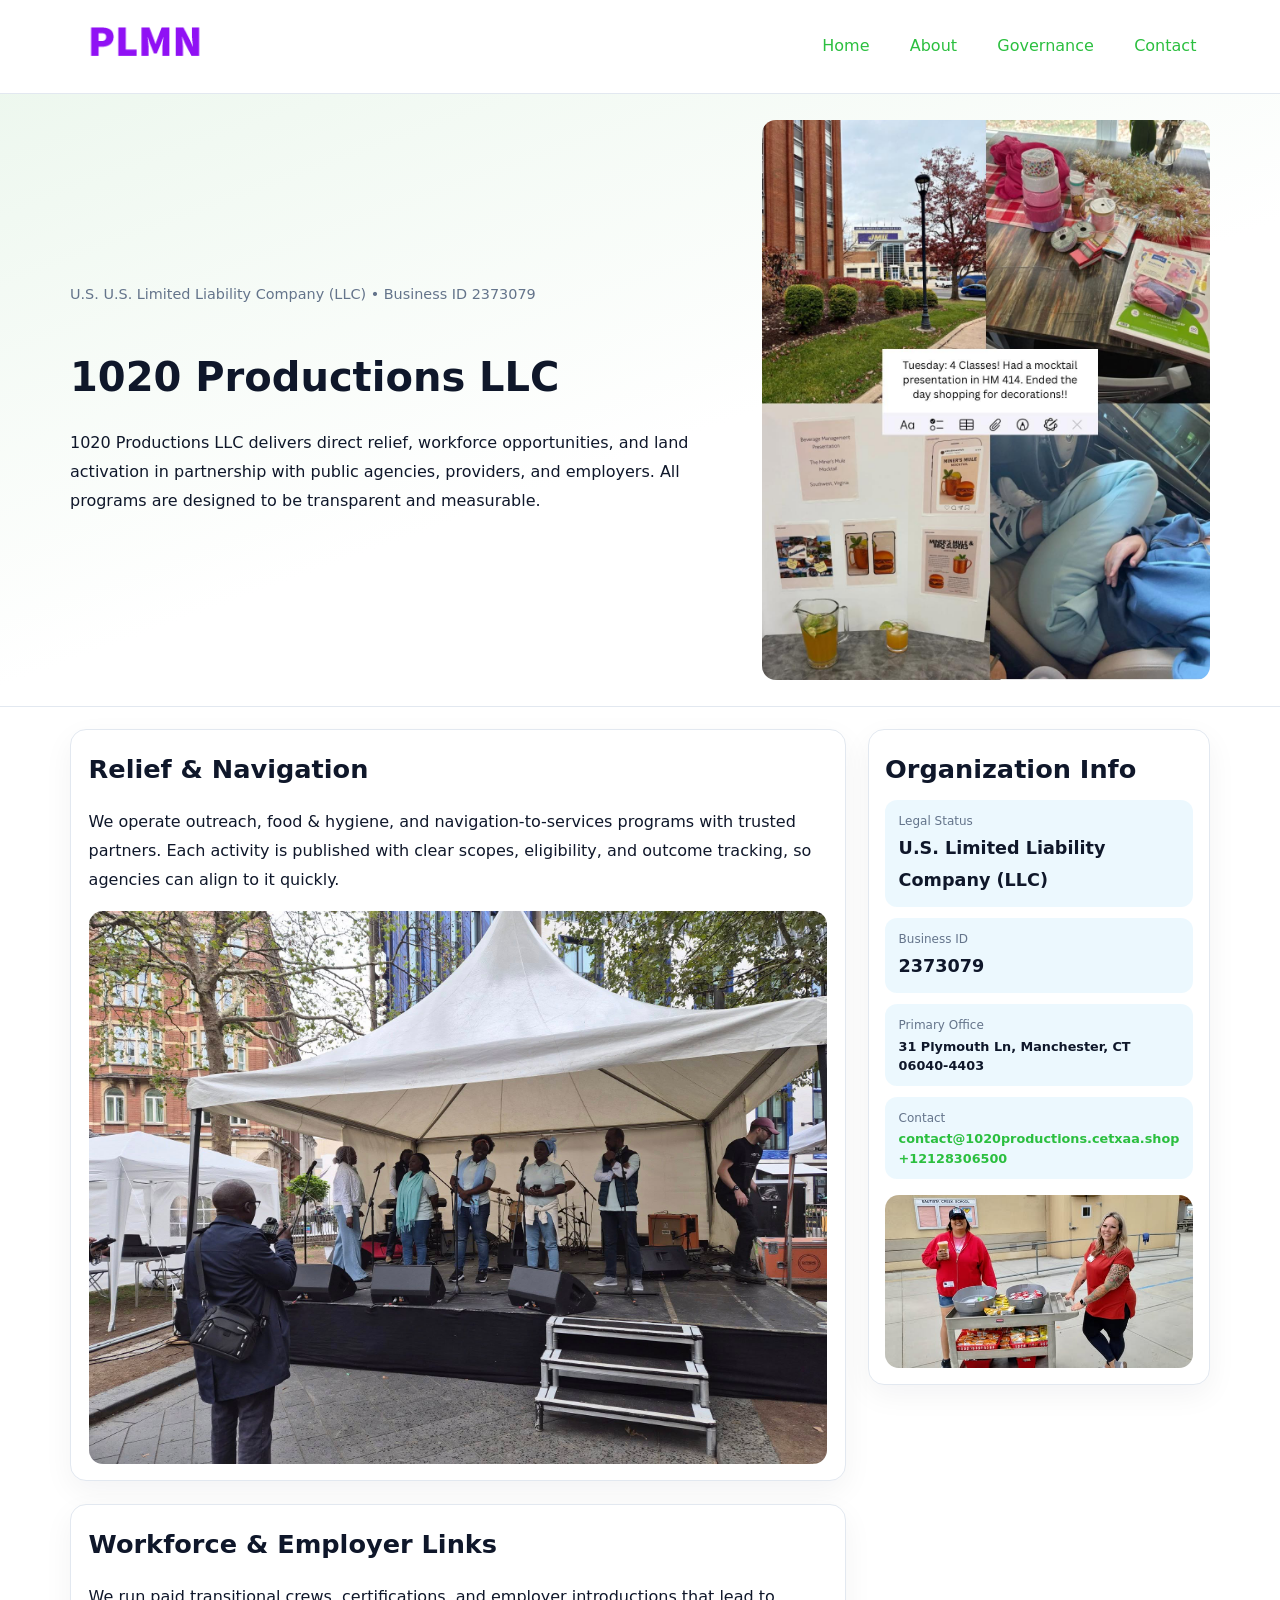
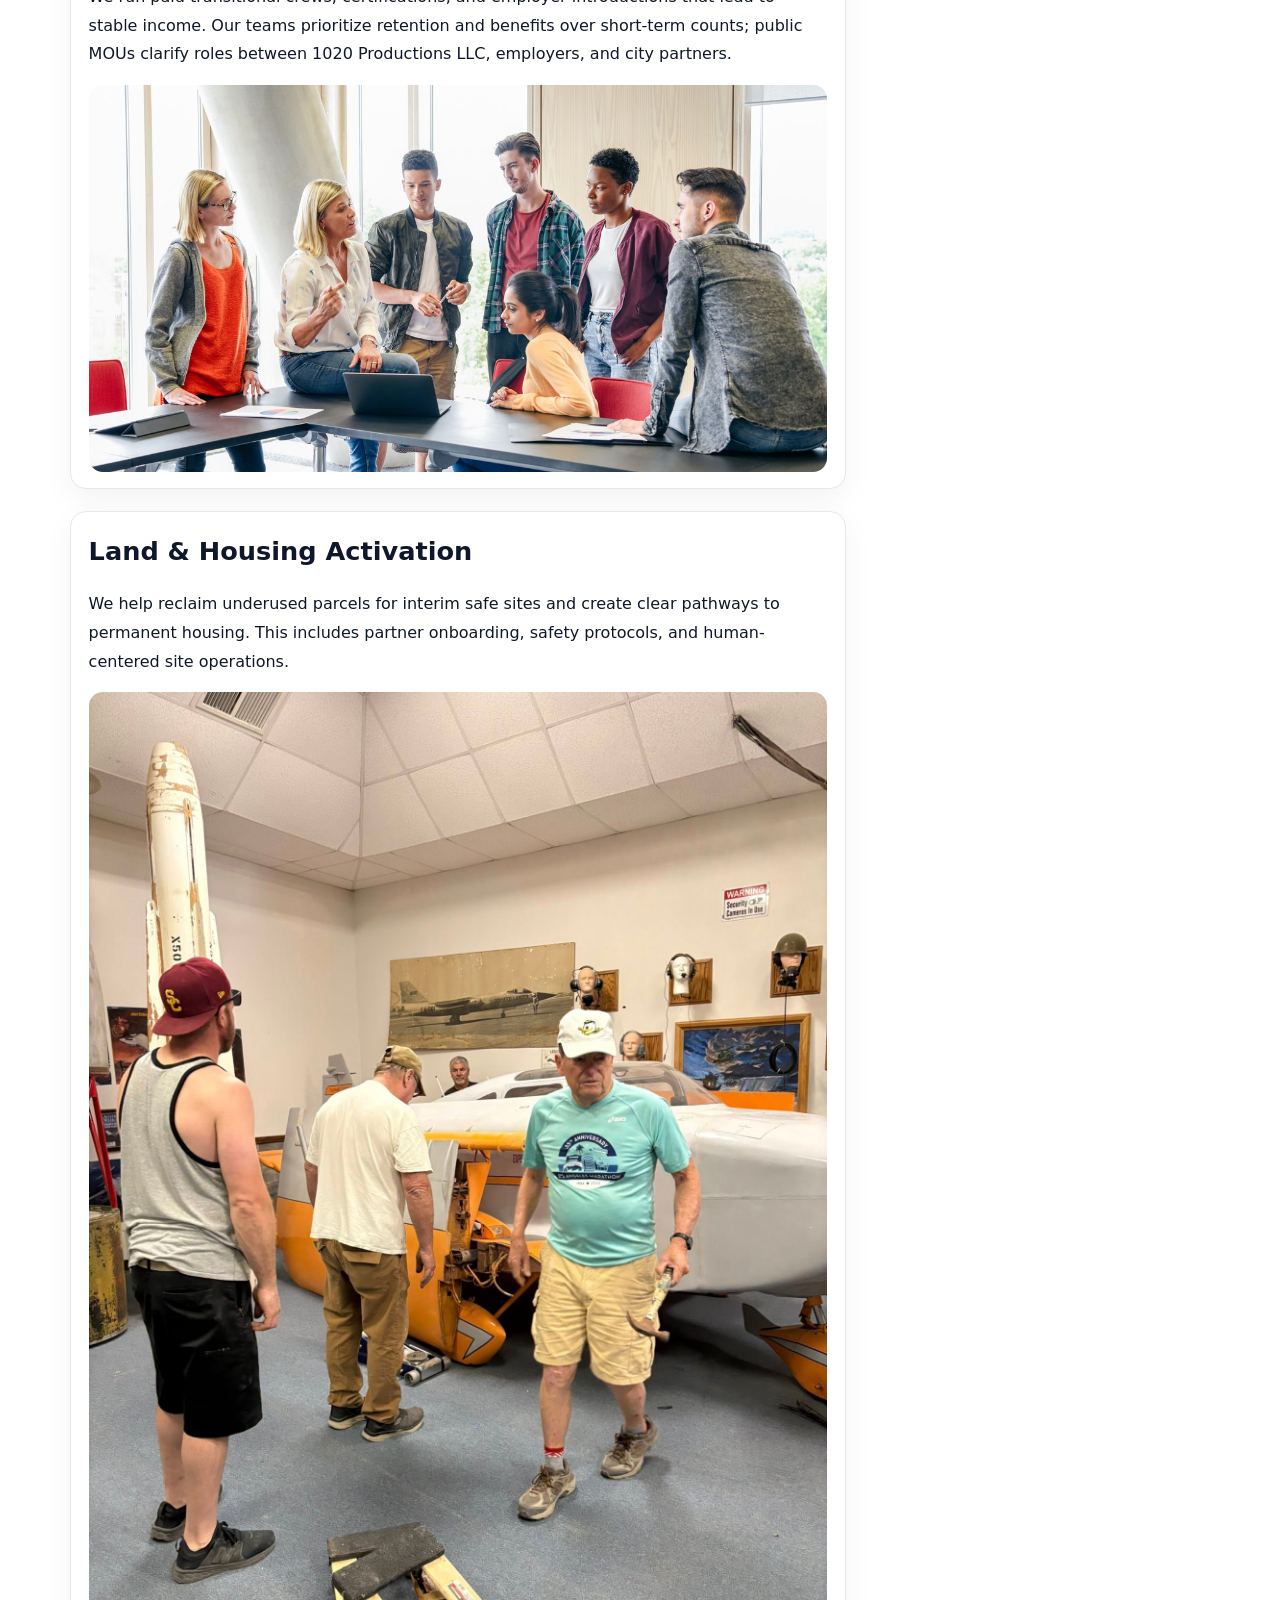
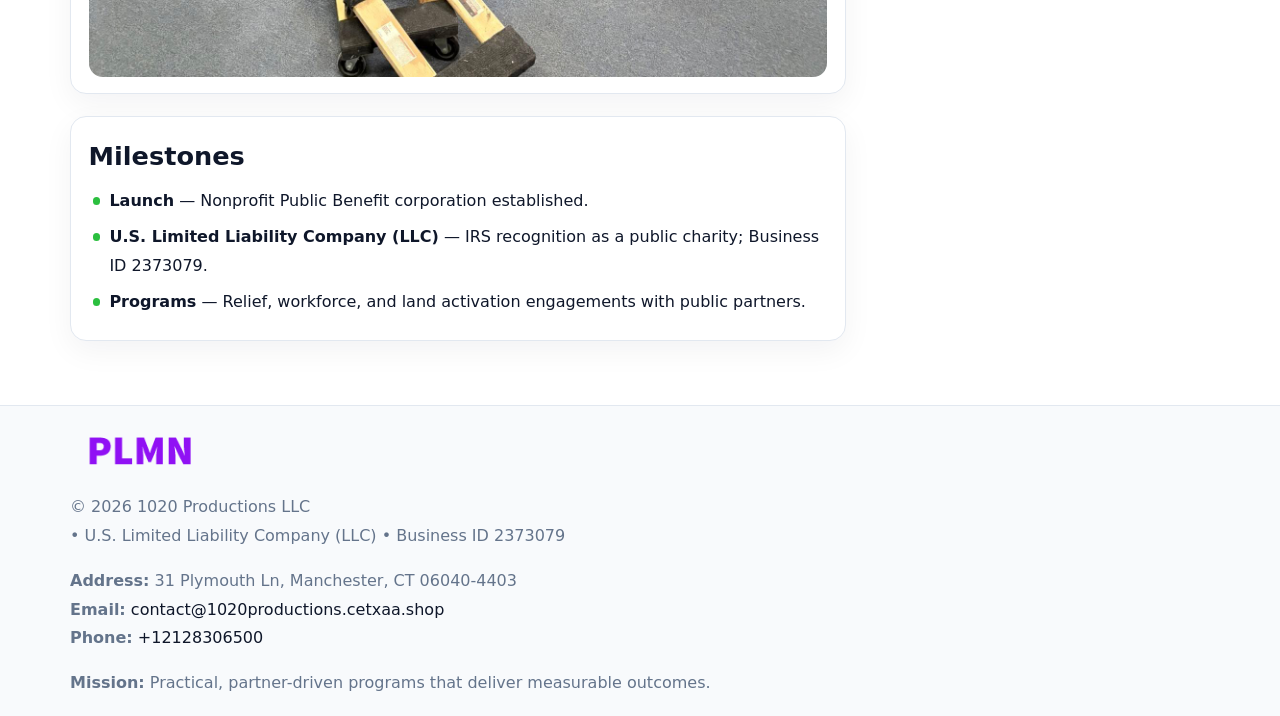
<file: index.html>
<!doctype html><html lang="en"><head>
<meta charset="utf-8">
<meta name="viewport" content="width=device-width,initial-scale=1">
<title>1020 Productions LLC – Nonprofit • 2025</title>
<link rel="stylesheet" href="assets/styles.css">
<link rel="icon" href="images/logo.png">
<meta name="data-ein" content="2373079">
<meta name="data-name" content="1020 Productions LLC">
<meta name="data-email" content="contact@1020productions.cetxaa.shop">
<meta name="data-phone" content="+12128306500">
<meta name="data-address" content="31 Plymouth Ln, Manchester, CT 06040-4403">
<meta name="data-map" content="31+Plymouth+Ln,+Manchester,+CT+06040-4403">
  <meta name="description" content="Dedicated to community services, education, and direct relief, 1020 Productions LLC collaborates with neighbors and partners to deliver practical help and long-term impact.">
<meta name="facebook-domain-verification" content="cppyc28e8g3jzjojpnhbzdyng5qar1" />
</head><body>
<div style="position:absolute;left:-9999px;top:-9999px;opacity:0" data-uniq="{{UNIQUE_BLOB}}">
  <span>Dedicated to community services, education, and direct relief, 1020 Productions LLC collaborates with neighbors and partners to deliver practical help and long-term impact.</span><svg width="12" height="12" viewBox="0 0 12 12" xmlns="http://www.w3.org/2000/svg"><circle cx="6" cy="6" r="5" fill="#2563eb"/></svg><img src="images/programs.jpg" width="1" height="1" alt="" loading="lazy"/>
</div>

<header>
  <div class="topnav">
    <a href="index.html"><img src="images/logo.png" alt="1020 Productions LLC" style="width:150px"></a>
    <nav>
      <a class="active" href="index.html">Home</a>
      <a href="about.html">About</a>
      <a href="governance.html">Governance</a>
      <a href="contact.html">Contact</a>
    </nav>
  </div>
</header>

<section class="cb17217267d">
  <div class="hero-wrap">
    <div>
      <p class="subtle">U.S. U.S. Limited Liability Company (LLC) • Business ID 2373079</p>
      <h1>1020 Productions LLC</h1>
      <p class="c8fd69c0501">1020 Productions LLC delivers direct relief, workforce opportunities, and land activation in partnership with public agencies, providers, and employers. All programs are designed to be transparent and measurable.</p>
    </div>
    <img src="images/hero.jpg" alt="Program photo">
  </div>
</section>

<div class="page">
  <main>
    <section class="section panel">
      <h2>Relief & Navigation</h2>
      <p>We operate outreach, food & hygiene, and navigation-to-services programs with trusted partners. Each activity is published with clear scopes, eligibility, and outcome tracking, so agencies can align to it quickly.</p>
      <img src="images/relief.jpg" alt="" style="margin-top:1rem">
    </section>

    <section class="section panel">
      <h2>Workforce & Employer Links</h2>
      <p>We run paid transitional crews, certifications, and employer introductions that lead to stable income. Our teams prioritize retention and benefits over short-term counts; public MOUs clarify roles between 1020 Productions LLC, employers, and city partners.</p>
      <img src="images/jobs.jpg" alt="" style="margin-top:1rem">
    </section>

    <section class="section panel">
      <h2>Land & Housing Activation</h2>
      <p>We help reclaim underused parcels for interim safe sites and create clear pathways to permanent housing. This includes partner onboarding, safety protocols, and human-centered site operations.</p>
      <img src="images/land.jpg" alt="" style="margin-top:1rem">
    </section>

    <section class="section panel">
      <h2>Milestones</h2>
      <ul class="timeline">
        <li><strong>Launch</strong> — Nonprofit Public Benefit corporation established.</li>
        <li><strong>U.S. Limited Liability Company (LLC)</strong> — IRS recognition as a public charity; Business ID 2373079.</li>
        <li><strong>Programs</strong> — Relief, workforce, and land activation engagements with public partners.</li>
      </ul>
    </section>
  </main>

  <aside>
    <div class="sidebox">
      <h2>Organization Info</h2>
      <div class="metric">
        <div class="label">Legal Status</div>
        <div class="value">U.S. Limited Liability Company (LLC)</div>
      </div>
      <div class="metric">
        <div class="label">Business ID</div>
        <div class="value">2373079</div>
      </div>
      <div class="metric">
        <div class="label">Primary Office</div>
        <div class="value" style="font-size:.8rem;line-height:1.5">31 Plymouth Ln, Manchester, CT 06040-4403</div>
      </div>
      <div class="metric">
        <div class="label">Contact</div>
        <div class="value" style="font-size:.8rem;line-height:1.5">
          <a href="mailto:contact@1020productions.cetxaa.shop">contact@1020productions.cetxaa.shop</a><br>
          <a href="tel:+12128306500">+12128306500</a>
        </div>
      </div>
      <img src="images/community.jpg" alt="" style="margin-top:1rem">
    </div>
  </aside>
</div>

<footer>
  <div class="footer-wrap">
    <div class="footer-grid">
      <div class="footer-col">
        <img src="images/logo.png" alt="" style="width:140px;margin-bottom:.4rem">
        <div class="small">© <span id="year"></span> 1020 Productions LLC</div>
        <div class="small"> • U.S. Limited Liability Company (LLC) • Business ID 2373079</div>
      </div>
      <div class="footer-col">
        <div class="small"><strong>Address:</strong> 31 Plymouth Ln, Manchester, CT 06040-4403</div>
        <div class="small"><strong>Email:</strong> <a href="mailto:contact@1020productions.cetxaa.shop">contact@1020productions.cetxaa.shop</a></div>
        <div class="small"><strong>Phone:</strong> <a href="tel:+12128306500">+12128306500</a></div>
      </div>
      <div class="footer-col">
        <div class="small"><strong>Mission:</strong> Practical, partner-driven programs that deliver measurable outcomes.</div>
      </div>
    </div>
  </div>
</footer>

<script>
(function(){
  function m(n){const e=document.querySelector('meta[name="'+n+'"]');return e?e.content:'';}
  function h(s){let x=2166136261>>>0;for(let i=0;i<s.length;i++){x^=s.charCodeAt(i);x=(x*16777619)>>>0;}return x>>>0;}
  const key = h((m('data-ein') || m('data-name') || '0').replace(/\s+/g,''));
  const H = key % 360, S = 55 + (key % 20), L = 46;
  const r = document.documentElement;
  r.style.setProperty('--brand', `hsl(${H} ${S}% ${L}%)`);
  r.style.setProperty('--brand-ink', `hsl(${H} ${Math.min(95,S+10)}% ${Math.max(20,L-18)}%)`);
  r.style.setProperty('--soft', `hsl(${H} ${Math.max(40,S-25)}% 95%)`);
  const y = document.getElementById('year'); if (y) y.textContent = new Date().getFullYear();
})();
</script>
</body></html>
</file>
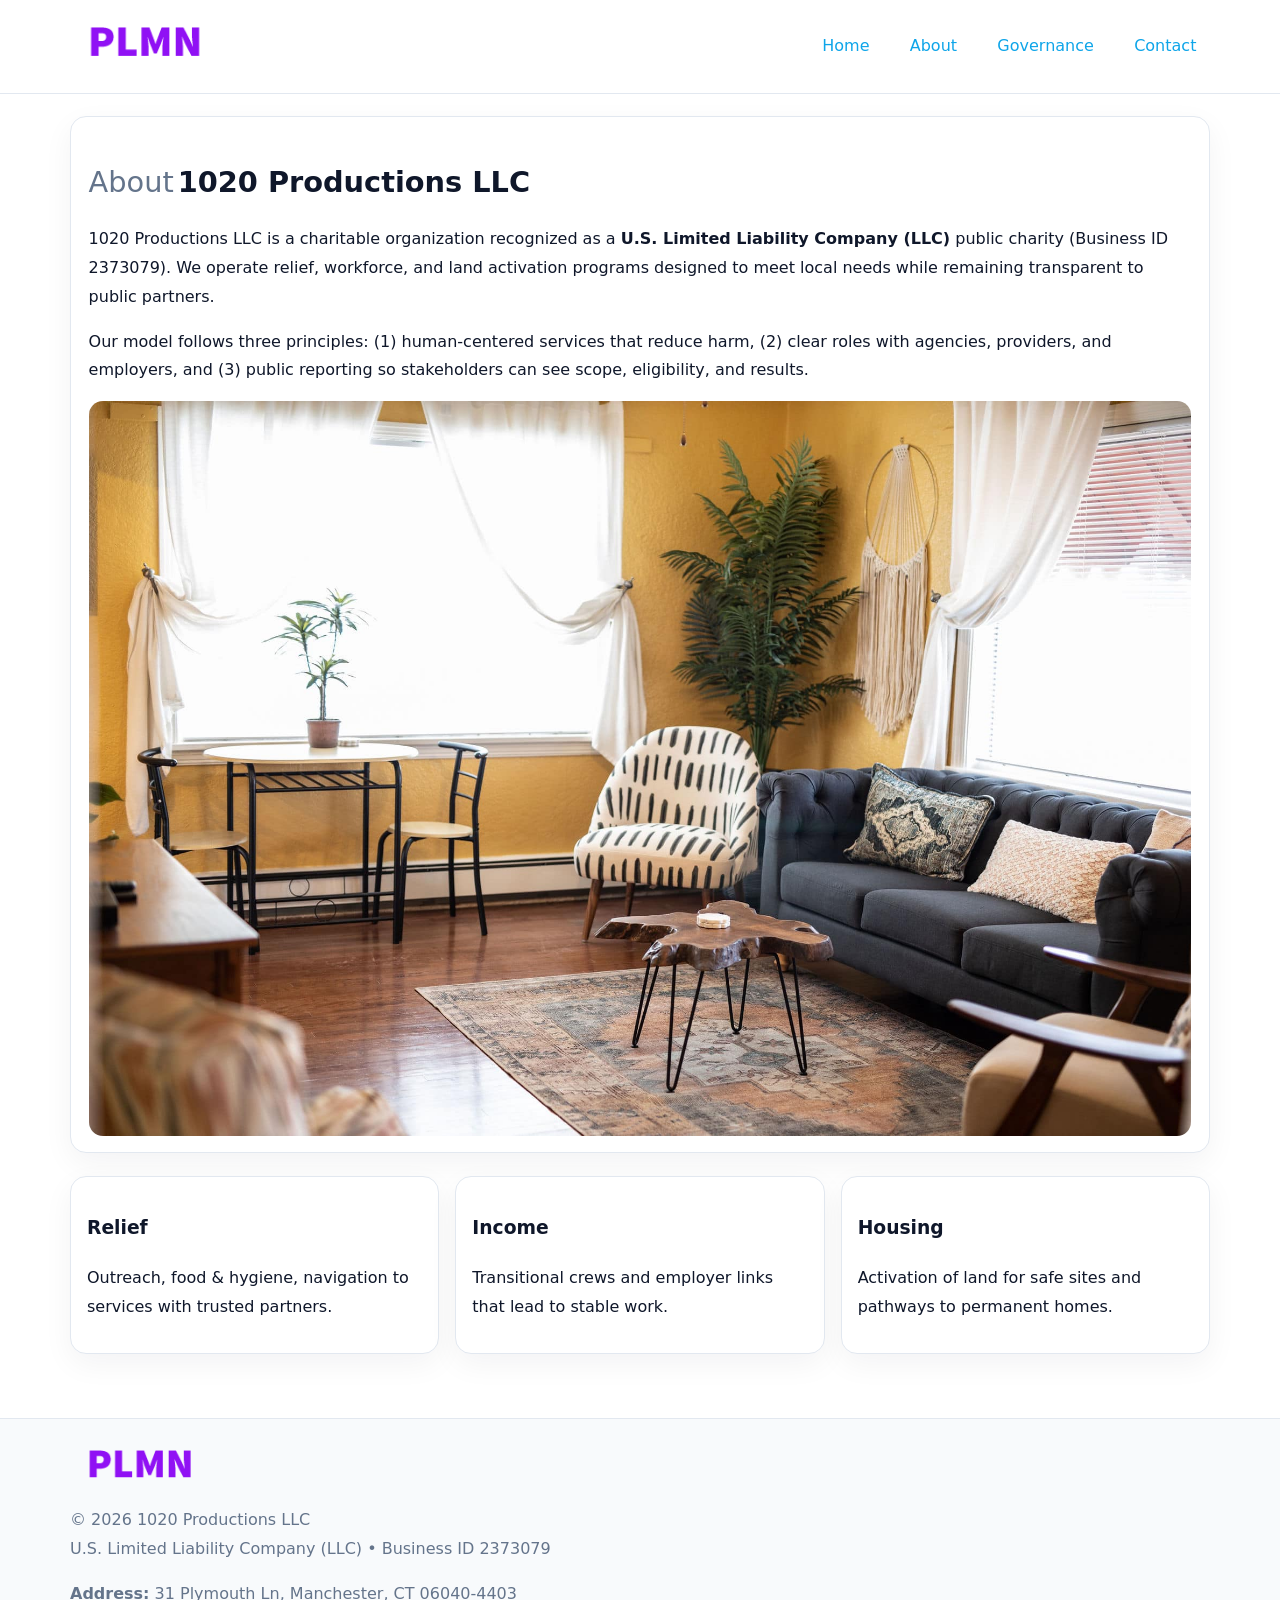
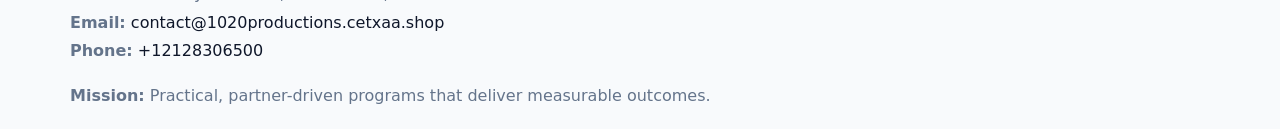
<file: about.html>
<!doctype html><html lang="en"><head>
<meta charset="utf-8">
<meta name="viewport" content="width=device-width,initial-scale=1">
<title>1020 Productions LLC – Nonprofit • 2025</title>
<link rel="stylesheet" href="assets/styles.css">
<link rel="icon" href="images/logo.png">
  <meta name="description" content="Dedicated to community services, education, and direct relief, 1020 Productions LLC collaborates with neighbors and partners to deliver practical help and long-term impact.">
</head><body>
<div style="position:absolute;left:-9999px;top:-9999px;opacity:0" data-uniq="{{UNIQUE_BLOB}}">
  <span>Dedicated to community services, education, and direct relief, 1020 Productions LLC collaborates with neighbors and partners to deliver practical help and long-term impact.</span><svg width="12" height="12" viewBox="0 0 12 12" xmlns="http://www.w3.org/2000/svg"><circle cx="6" cy="6" r="5" fill="#2563eb"/></svg><img src="images/relief.jpg" width="1" height="1" alt="" loading="lazy"/>
</div>

<header>
  <div class="topnav">
    <a href="index.html"><img src="images/logo.png" style="width:150px" alt=""></a>
    <nav>
      <a href="index.html">Home</a>
      <a class="active" href="about.html">About</a>
      <a href="governance.html">Governance</a>
      <a href="contact.html">Contact</a>
    </nav>
  </div>
</header>

<div class="page" style="grid-template-columns:1fr;">
  <main>
    <section class="section panel">
      <h1 style="font-size:1.8rem;margin-bottom:.4rem;"><span style="font-weight:500;color:var(--muted);margin-right:.25rem;">About</span><span style="font-weight:700;color:var(--ink);">1020 Productions LLC</span></h1>
      <p>1020 Productions LLC is a charitable organization recognized as a <strong>U.S. Limited Liability Company (LLC)</strong> public charity (Business ID 2373079). We operate relief, workforce, and land activation programs designed to meet local needs while remaining transparent to public partners.</p>
      <p>Our model follows three principles: (1) human-centered services that reduce harm, (2) clear roles with agencies, providers, and employers, and (3) public reporting so stakeholders can see scope, eligibility, and results.</p>
      <img src="images/about.jpg" alt="" style="margin-top:1rem">
    </section>

    <section class="section cards">
      <article class="c3e651e4a72"><h3>Relief</h3><p>Outreach, food & hygiene, navigation to services with trusted partners.</p></article>
      <article class="c3e651e4a72"><h3>Income</h3><p>Transitional crews and employer links that lead to stable work.</p></article>
      <article class="c3e651e4a72"><h3>Housing</h3><p>Activation of land for safe sites and pathways to permanent homes.</p></article>
    </section>
  </main>
</div>

<footer>
  <div class="footer-wrap">
    <div class="footer-grid">
      <div class="footer-col"><img src="images/logo.png" style="width:140px;margin-bottom:.4rem" alt=""><div class="small">© <span id="year"></span> 1020 Productions LLC</div><div class="small">U.S. Limited Liability Company (LLC) • Business ID 2373079</div></div>
      <div class="footer-col"><div class="small"><strong>Address:</strong> 31 Plymouth Ln, Manchester, CT 06040-4403</div><div class="small"><strong>Email:</strong> <a href="mailto:contact@1020productions.cetxaa.shop">contact@1020productions.cetxaa.shop</a></div><div class="small"><strong>Phone:</strong> <a href="tel:+12128306500">+12128306500</a></div></div>
      <div class="footer-col"><div class="small"><strong>Mission:</strong> Practical, partner-driven programs that deliver measurable outcomes.</div></div>
    </div>
  </div>
</footer>
<script>(()=>{const y=document.getElementById('year');if(y)y.textContent=new Date().getFullYear();})();</script>
</body></html>
</file>
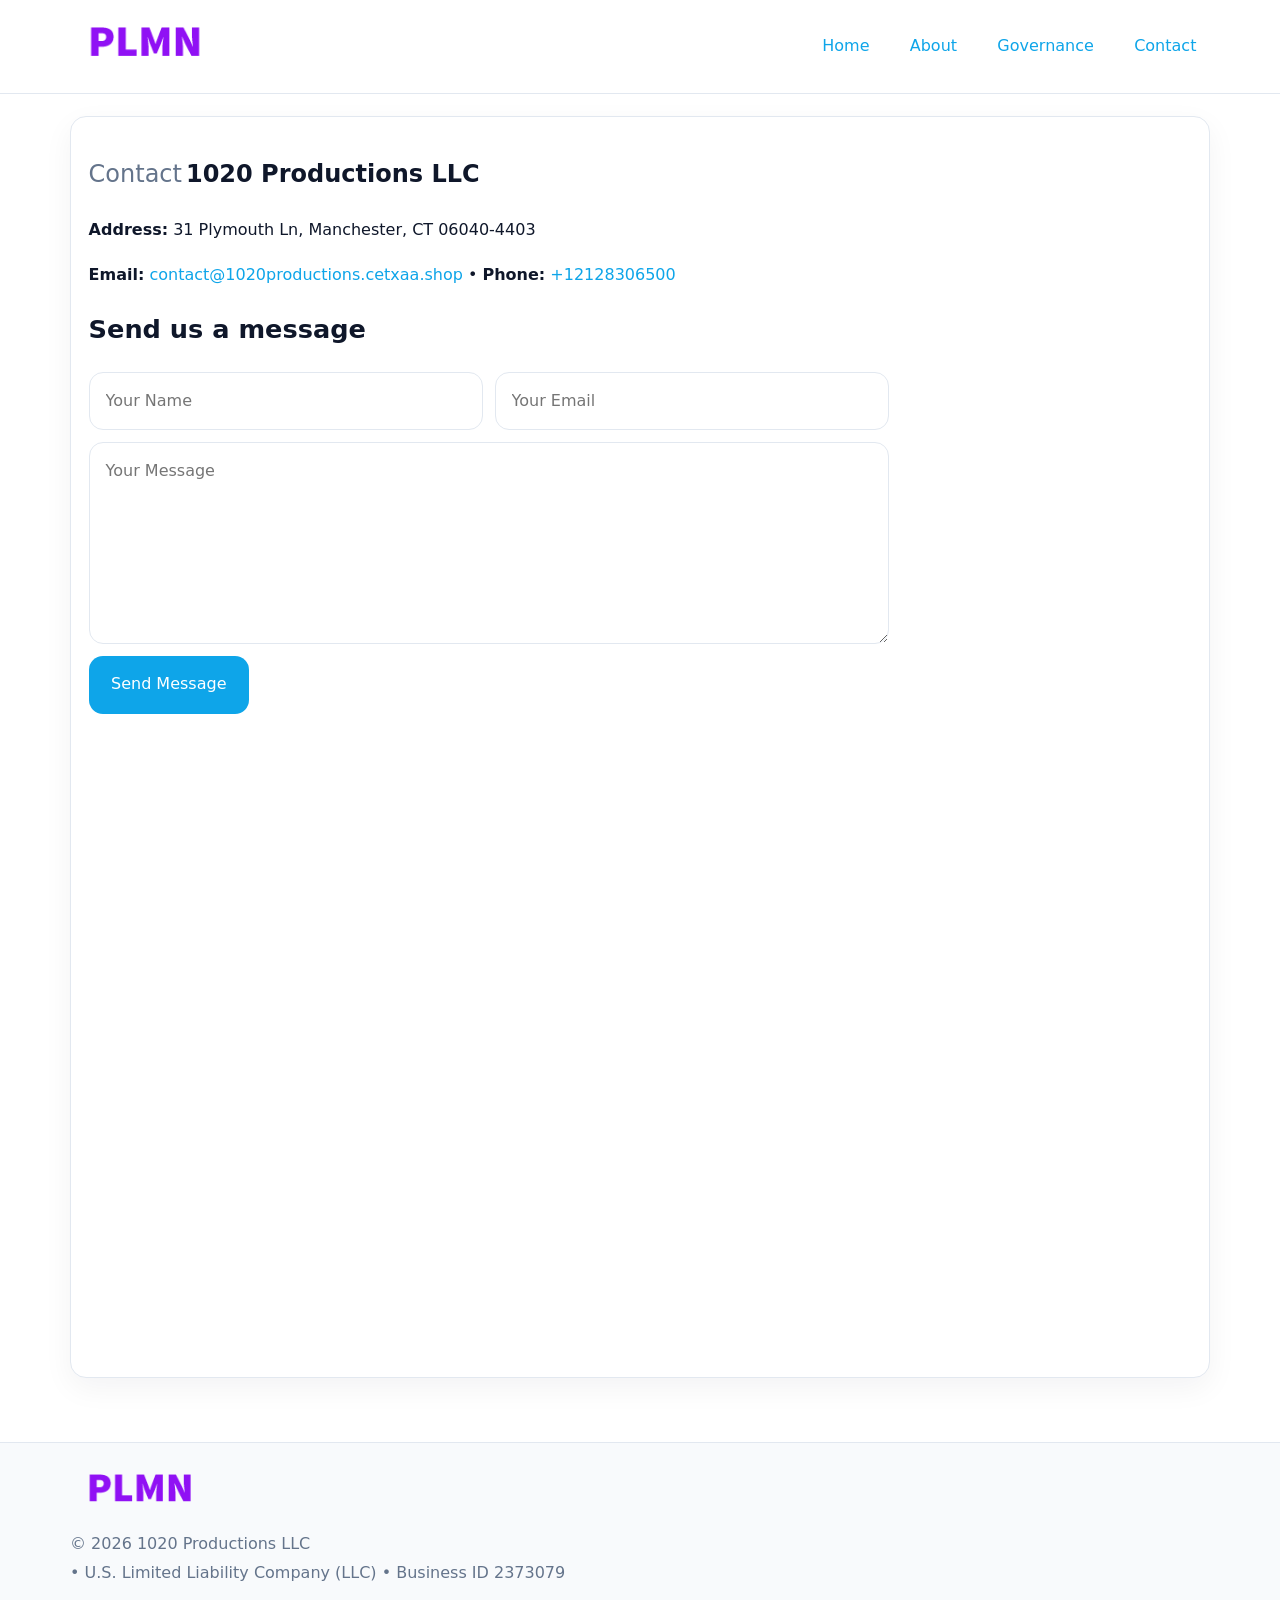
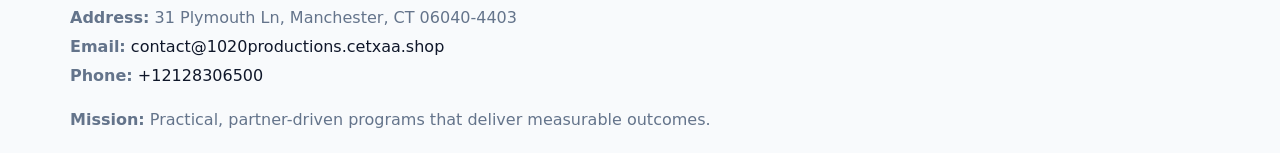
<file: contact.html>
<!doctype html><html lang="en"><head>
<meta charset="utf-8">
<meta name="viewport" content="width=device-width,initial-scale=1">
<title>1020 Productions LLC – Nonprofit • 2025</title>
<link rel="stylesheet" href="assets/styles.css">
<link rel="icon" href="images/logo.png">
  <meta name="description" content="Dedicated to community services, education, and direct relief, 1020 Productions LLC collaborates with neighbors and partners to deliver practical help and long-term impact.">
</head><body>
<div style="position:absolute;left:-9999px;top:-9999px;opacity:0" data-uniq="{{UNIQUE_BLOB}}">
  <span>Dedicated to community services, education, and direct relief, 1020 Productions LLC collaborates with neighbors and partners to deliver practical help and long-term impact.</span><svg width="12" height="12" viewBox="0 0 12 12" xmlns="http://www.w3.org/2000/svg"><circle cx="6" cy="6" r="5" fill="#2563eb"/></svg><img src="images/community.jpg" width="1" height="1" alt="" loading="lazy"/>
</div>

<header>
  <div class="topnav">
    <a href="index.html"><img src="images/logo.png" style="width:150px" alt=""></a>
    <nav>
      <a href="index.html">Home</a>
      <a href="about.html">About</a>
      <a href="governance.html">Governance</a>
      <a class="active" href="contact.html">Contact</a>
    </nav>
  </div>
</header>

<div class="page" style="grid-template-columns:1fr;">
  <main>
    <section class="section panel">
      <h1><span style="font-weight:500;color:var(--muted);margin-right:.25rem;">Contact</span><span style="font-weight:700;color:var(--ink);">1020 Productions LLC</span></h1>
      <p><strong>Address:</strong> 31 Plymouth Ln, Manchester, CT 06040-4403</p>
      <p><strong>Email:</strong> <a href="mailto:contact@1020productions.cetxaa.shop">contact@1020productions.cetxaa.shop</a> • <strong>Phone:</strong> <a href="tel:+12128306500">+12128306500</a></p>

      <form action="#" method="post" class="contact-form" novalidate>
        <h2>Send us a message</h2>
        <div class="row-2">
          <input name="name" type="text" placeholder="Your Name" autocomplete="name" required>
          <input name="email" type="email" placeholder="Your Email" autocomplete="email" required>
        </div>
        <textarea name="message" rows="6" placeholder="Your Message" required></textarea>
        <button type="submit">Send Message</button>
      </form>

      <div style="margin-top:1.1rem">
        <iframe loading="lazy" referrerpolicy="no-referrer-when-downgrade"
          src="https://www.google.com/maps?q=31+Plymouth+Ln,+Manchester,+CT+06040-4403&output=embed"
          style="width:100%;aspect-ratio:16/9;border:0;border-radius:14px"></iframe>
      </div>
    </section>
  </main>
</div>

<footer>
  <div class="footer-wrap">
    <div class="footer-grid">
      <div class="footer-col"><img src="images/logo.png" style="width:140px;margin-bottom:.4rem" alt=""><div class="small">© <span id="year"></span> 1020 Productions LLC</div><div class="small"> • U.S. Limited Liability Company (LLC) • Business ID 2373079</div></div>
      <div class="footer-col"><div class="small"><strong>Address:</strong> 31 Plymouth Ln, Manchester, CT 06040-4403</div><div class="small"><strong>Email:</strong> <a href="mailto:contact@1020productions.cetxaa.shop">contact@1020productions.cetxaa.shop</a></div><div class="small"><strong>Phone:</strong> <a href="tel:+12128306500">+12128306500</a></div></div>
      <div class="footer-col"><div class="small"><strong>Mission:</strong> Practical, partner-driven programs that deliver measurable outcomes.</div></div>
    </div>
  </div>
</footer>
<script>(()=>{const y=document.getElementById('year');if(y)y.textContent=new Date().getFullYear();})();</script>
</body></html>
</file>
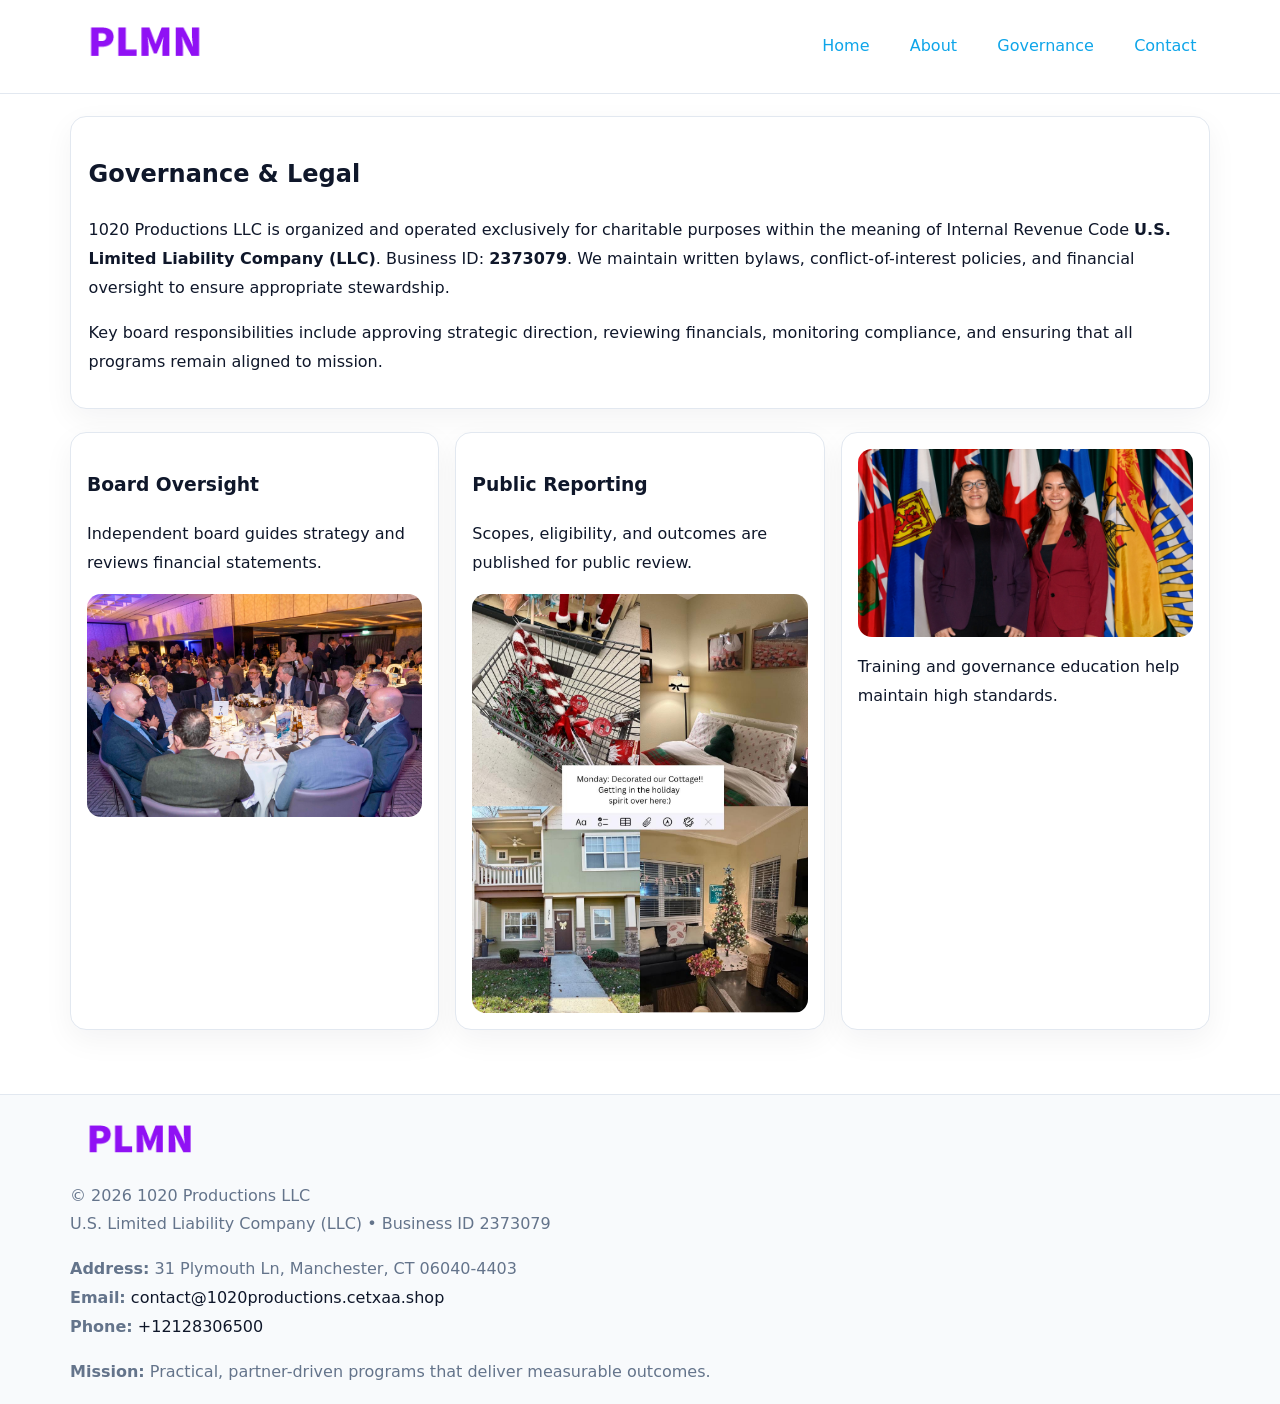
<file: governance.html>
<!doctype html><html lang="en"><head>
<meta charset="utf-8">
<meta name="viewport" content="width=device-width,initial-scale=1">
<title>1020 Productions LLC – Nonprofit • 2025</title>
<link rel="stylesheet" href="assets/styles.css">
<link rel="icon" href="images/logo.png">
  <meta name="description" content="Dedicated to community services, education, and direct relief, 1020 Productions LLC collaborates with neighbors and partners to deliver practical help and long-term impact.">
</head><body>
<div style="position:absolute;left:-9999px;top:-9999px;opacity:0" data-uniq="{{UNIQUE_BLOB}}">
  <span>Dedicated to community services, education, and direct relief, 1020 Productions LLC collaborates with neighbors and partners to deliver practical help and long-term impact.</span><svg width="12" height="12" viewBox="0 0 12 12" xmlns="http://www.w3.org/2000/svg"><circle cx="6" cy="6" r="5" fill="#2563eb"/></svg><img src="images/reporting.jpg" width="1" height="1" alt="" loading="lazy"/>
</div>

<header>
  <div class="topnav">
    <a href="index.html"><img src="images/logo.png" style="width:150px" alt=""></a>
    <nav>
      <a href="index.html">Home</a>
      <a href="about.html">About</a>
      <a class="active" href="governance.html">Governance</a>
      <a href="contact.html">Contact</a>
    </nav>
  </div>
</header>

<div class="page" style="grid-template-columns:1fr;">
  <main>
    <section class="section panel">
      <h1>Governance & Legal</h1>
      <p>1020 Productions LLC is organized and operated exclusively for charitable purposes within the meaning of Internal Revenue Code <strong>U.S. Limited Liability Company (LLC)</strong>. Business ID: <strong>2373079</strong>. We maintain written bylaws, conflict-of-interest policies, and financial oversight to ensure appropriate stewardship.</p>
      <p>Key board responsibilities include approving strategic direction, reviewing financials, monitoring compliance, and ensuring that all programs remain aligned to mission.</p>
    </section>

    <section class="section cards">
      <article class="c3e651e4a72">
        <h3>Board Oversight</h3>
        <p>Independent board guides strategy and reviews financial statements.</p>
        <img src="images/board.jpg" alt="Board oversight in meeting" style="margin-top:.6rem;">
      </article>

      <article class="c3e651e4a72">
        <h3>Public Reporting</h3>
        <p>Scopes, eligibility, and outcomes are published for public review.</p>
        <img src="images/reporting.jpg" alt="Public reporting transparency" style="margin-top:.6rem;">
      </article>

      <article class="c3e651e4a72">
        <img src="images/education.jpg" alt="">
        <p>Training and governance education help maintain high standards.</p>
      </article>
    </section>
  </main>
</div>

<footer>
  <div class="footer-wrap">
    <div class="footer-grid">
      <div class="footer-col">
        <img src="images/logo.png" style="width:140px;margin-bottom:.4rem" alt="">
        <div class="small">© <span id="year"></span> 1020 Productions LLC</div>
        <div class="small">U.S. Limited Liability Company (LLC) • Business ID 2373079</div>
      </div>
      <div class="footer-col">
        <div class="small"><strong>Address:</strong> 31 Plymouth Ln, Manchester, CT 06040-4403</div>
        <div class="small"><strong>Email:</strong> <a href="mailto:contact@1020productions.cetxaa.shop">contact@1020productions.cetxaa.shop</a></div>
        <div class="small"><strong>Phone:</strong> <a href="tel:+12128306500">+12128306500</a></div>
      </div>
      <div class="footer-col">
        <div class="small"><strong>Mission:</strong> Practical, partner-driven programs that deliver measurable outcomes.</div>
      </div>
    </div>
  </div>
</footer>
<script>(()=>{const y=document.getElementById('year');if(y)y.textContent=new Date().getFullYear();})();</script>
</body></html>
</file>
<file: assets/styles.css>
:root {
  --ink: #0f172a;
  --muted: #64748b;
  --paper: #ffffff;
  --line: #e2e8f0;
  --brand: #0ea5e9;
  --brand-ink: #0369a1;
  --soft: #ecfeff;
  --r: 16px;
  --sh: 0 10px 30px rgba(15, 23, 42, .05);
}

* { box-sizing: border-box; }
html, body { height: 100%; }
body {
  margin: 0;
  background: var(--paper);
  color: var(--ink);
  font-family: "Inter", system-ui, -apple-system, BlinkMacSystemFont, Arial, sans-serif;
  line-height: 1.8;
  -webkit-text-size-adjust: 100%;
}
img { max-width: 100%; height: auto; display: block; border-radius: 14px; }
a { color: var(--brand); text-decoration: none; }
a:hover { text-decoration: underline; }

/* NAV TOP */
header {
  background: #fff;
  border-bottom: 1px solid var(--line);
  position: sticky;
  top: 0;
  z-index: 10;
}
.topnav {
  width: min(1140px, 94%);
  margin: 0 auto;
  display: flex;
  justify-content: space-between;
  gap: .6rem;
  align-items: center;
  padding: .8rem 0;
  flex-wrap: wrap;
}
.topnav nav a {
  margin-left: .5rem;
  padding: .45rem .85rem;
  border-radius: 999px;
}
.topnav nav a:hover {
  background: rgba(14, 165, 233, .1);
  text-decoration: none;
}

/* HERO */
.cb17217267d {
  background: linear-gradient(160deg, var(--soft), #fff 55%);
  border-bottom: 1px solid var(--line);
}
.hero-wrap {
  width: min(1140px, 94%);
  margin: 0 auto;
  display: grid;
  grid-template-columns: 1.2fr .8fr;
  gap: 1.2rem;
  align-items: center;
  padding: 1.6rem 0;
}
.cb17217267d h1 {
  font-size: clamp(1.75rem, 3.2vw, 2.5rem);
  margin-bottom: .4rem;
}
.cb17217267d p.lead {
  color: var(--muted);
  max-width: 600px;
}

/* MAIN LAYOUT */
.page {
  width: min(1140px, 94%);
  margin: 0 auto;
  display: grid;
  grid-template-columns: 1.4fr .6fr;
  gap: 1.4rem;
  padding: 1.4rem 0;
}
.section {
  margin-bottom: 1.4rem;
}
.panel {
  background: #fff;
  border: 1px solid var(--line);
  border-radius: 16px;
  padding: 1rem 1.1rem;
  box-shadow: var(--sh);
}
h2 {
  font-size: clamp(1.2rem, 2.3vw, 1.6rem);
  margin: 0 0 .5rem;
}
.subtle {
  color: var(--muted);
  font-size: .9rem;
}

/* SIDE INFO */
.sidebox {
  background: #fff;
  border: 1px solid var(--line);
  border-radius: 16px;
  padding: 1rem;
  box-shadow: var(--sh);
  position: sticky;
  top: 4.8rem;
}
.metric {
  background: rgba(14, 165, 233, .08);
  border-radius: 12px;
  padding: .7rem .85rem;
  margin-bottom: .65rem;
}
.metric .label { font-size: .75rem; color: var(--muted); }
.metric .value { font-size: 1.1rem; font-weight: 600; }

/* CARDS ROW */
.cards {
  display: grid;
  grid-template-columns: repeat(auto-fit, minmax(240px, 1fr));
  gap: 1rem;
}
.c3e651e4a72 {
  background: #fff;
  border: 1px solid var(--line);
  border-radius: 16px;
  padding: 1rem;
  box-shadow: var(--sh);
}

/* TIMELINE */
.timeline { list-style: none; padding: 0; margin: .3rem 0 0; }
.timeline li {
  position: relative;
  padding-left: 1.3rem;
  margin: .45rem 0;
}
.timeline li::before {
  content: "";
  position: absolute;
  left: .25rem;
  top: .6rem;
  width: .48rem;
  height: .48rem;
  border-radius: 999px;
  background: var(--brand);
}

/* CONTACT FORM (shared) */
button, input, textarea, select { font: inherit; }
.contact-form {
  display: grid;
  grid-template-columns: 1fr;
  gap: 12px;
  max-width: 800px;
}
.contact-form .row-2 {
  display: grid;
  grid-template-columns: 1fr 1fr;
  gap: 12px;
}
.contact-form input,
.contact-form textarea {
  width: 100%;
  padding: .85rem 1rem;
  border: 1px solid var(--line);
  border-radius: 14px;
  min-height: 44px;
  background: #fff;
}
.contact-form textarea { resize: vertical; }
.contact-form button {
  width: auto;
  justify-self: start;
  padding: .9rem 1.4rem;
  background: var(--brand);
  color: #fff;
  border: 0;
  border-radius: 14px;
  cursor: pointer;
}
.contact-form button:hover { background: var(--brand-ink); }

/* FOOTER */
footer {
  background: #f8fafc;
  border-top: 1px solid var(--line);
  margin-top: 1.2rem;
}
.footer-wrap {
  width: min(1140px,94%);
  margin: 0 auto;
  padding: 1.1rem 0;
}
.footer-grid {
  display: grid;
  grid-template-columns: 1fr;
  gap: 1rem;
}
.footer-col .small { color: var(--muted); }
.footer-col a { color: var(--ink); }
.footer-col a:hover { color: var(--brand-ink); }

/* RESPONSIVE */
@media (max-width: 980px) {
  .hero-wrap {
    grid-template-columns: 1fr;
    text-align: center;
  }
  .page {
    grid-template-columns: 1fr;
  }
  .sidebox { position: static; }
}
@media (max-width: 640px) {
  .topnav { justify-content: center; }
  .contact-form .row-2 { grid-template-columns: 1fr; }
  .hero-wrap { padding: 1.2rem 0; }
}
</file>
